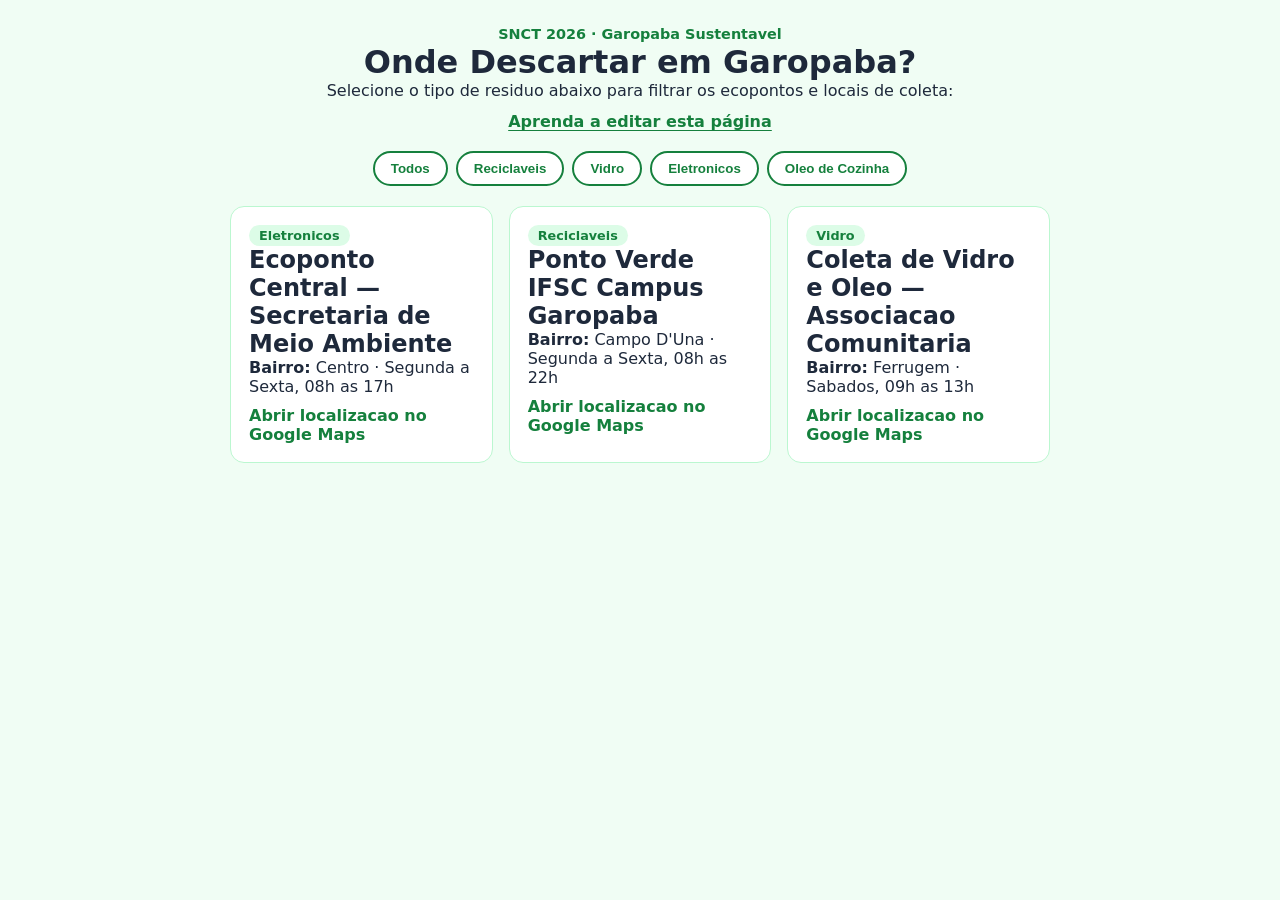
<file: -Starter-Kit-C-digo-Base-GitHub/index.html>
<!DOCTYPE html>
<html lang="pt-BR">
<head>
    <meta charset="UTF-8">
    <meta name="viewport" content="width=device-width, initial-scale=1.0">
    <title>Painel Verde Garopaba — Coleta Seletiva & Ecopontos</title>
    <link rel="stylesheet" href="css/style.css">
    </head>
<body>
    <main class="painel-container">
    <!-- BLOCO 1: Personalize o titulo e o subtitulo ambiental da sua comunidade -->
        <header class="topo-painel">
            <span class="selo-ambiental">SNCT 2026 · Garopaba Sustentavel</span>
            <h1>Onde Descartar em Garopaba?</h1>
            <p>Selecione o tipo de residuo abaixo para filtrar os ecopontos e locais de coleta:</p>
            <a class="link-tutorial" href="tutorial.html">Aprenda a editar esta página</a>
        </header>


    <!-- BLOCO 1B: Botoes de filtro por categoria de residuo -->
        <nav class="barra-filtros" aria-label="Filtro por tipo de residuo">

            <button class="btn-filtro" onclick="filtrarEcopontos('Todos')">Todos</button>

            <button class="btn-filtro" onclick="filtrarEcopontos('Reciclaveis')">Reciclaveis</button>

            <button class="btn-filtro" onclick="filtrarEcopontos('Vidro')">Vidro</button>

            <button class="btn-filtro" onclick="filtrarEcopontos('Eletronicos')">Eletronicos</button>

            <button class="btn-filtro" onclick="filtrarEcopontos('Oleo')">Oleo de Cozinha</button>

        </nav>

        <!-- BLOCO 2: Grade onde o JavaScript desenha os cartoes automaticamente -->

        <section id="gradeEcopontos" class="grade-ecopontos" aria-live="polite"></section>

    </main>

    <script src="js/app.js"></script>
</body>
</html>
</file>
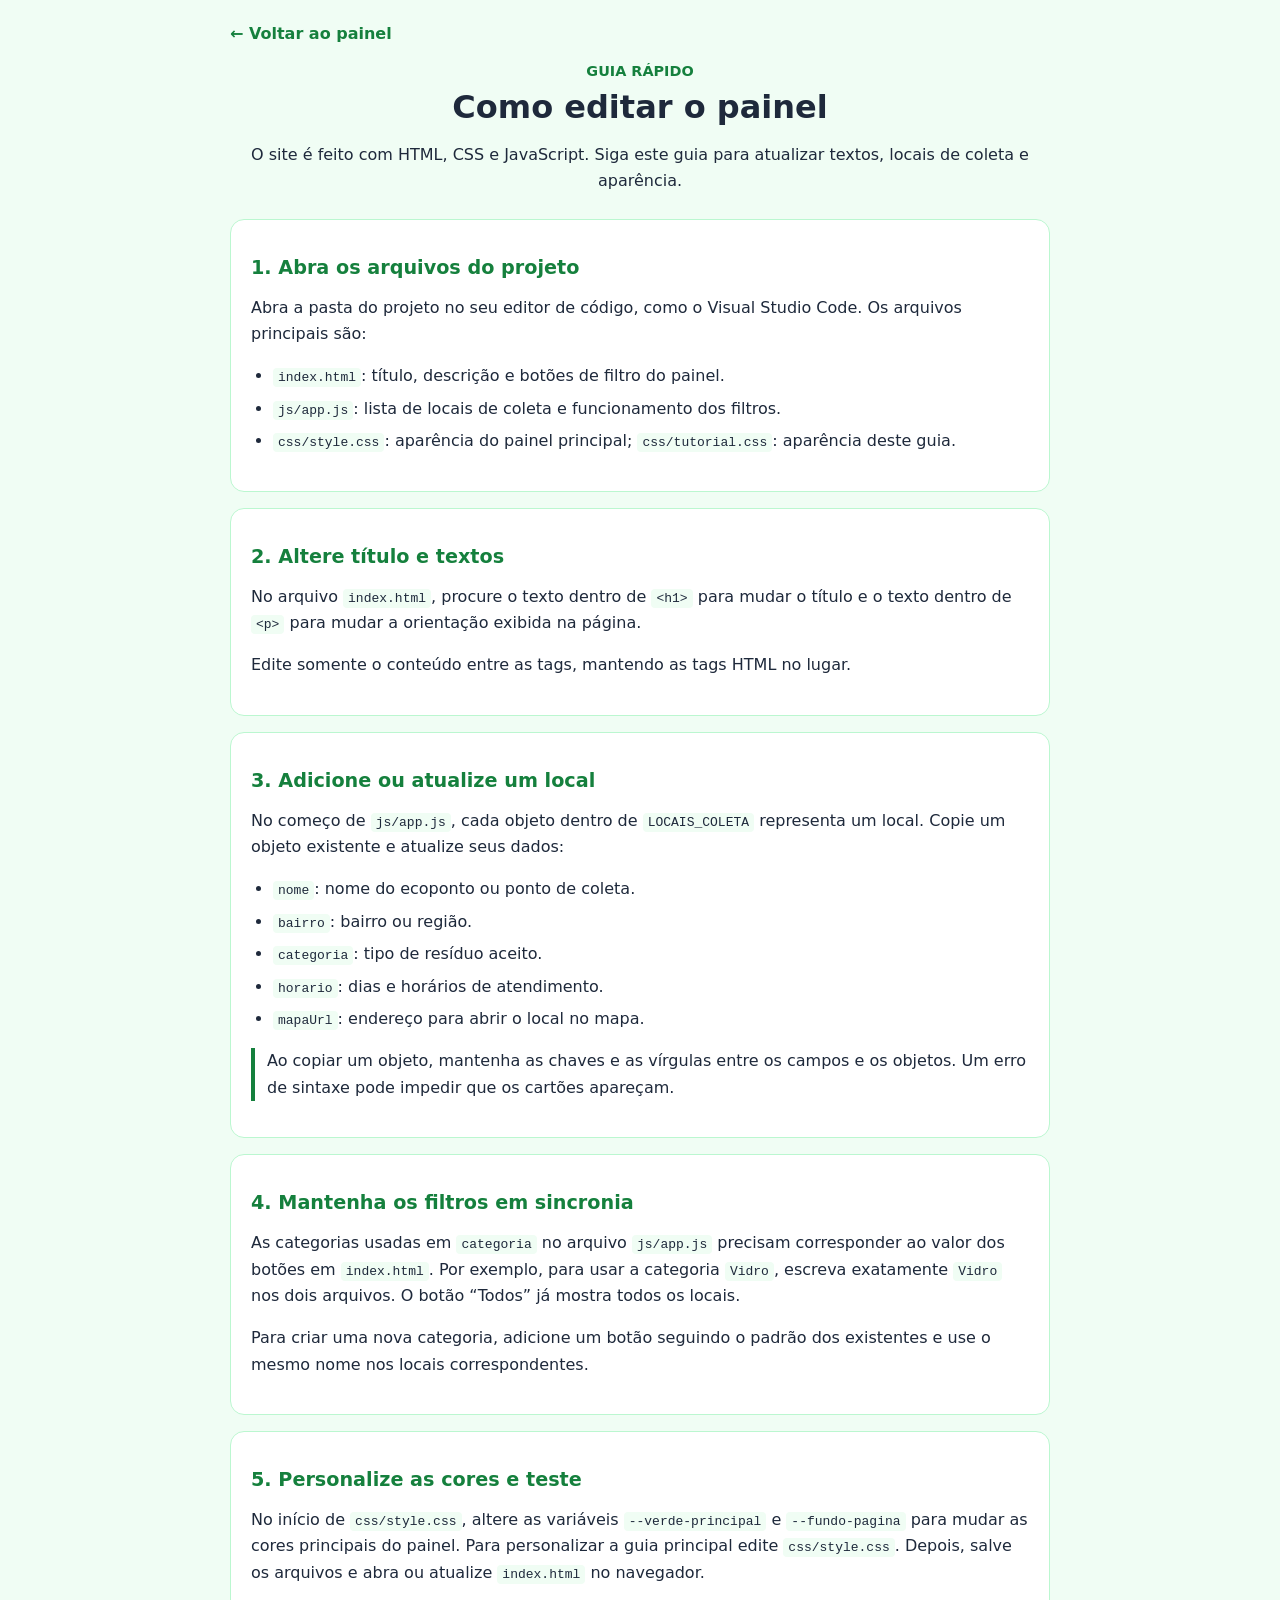
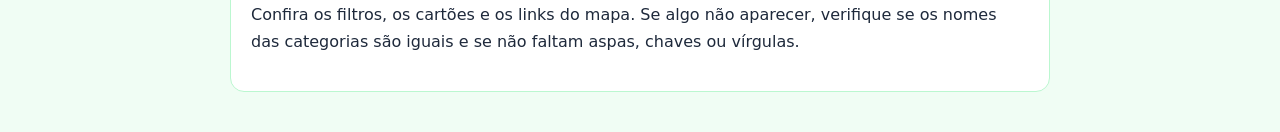
<file: -Starter-Kit-C-digo-Base-GitHub/tutorial.html>
<!DOCTYPE html>
<html lang="pt-BR">
<head>
    <meta charset="UTF-8">
    <meta name="viewport" content="width=device-width, initial-scale=1.0">
    <title>Como editar o painel — Coleta Seletiva Garopaba</title>
    <link rel="stylesheet" href="css/tutorial.css">
</head>
<body class="tutorial-pagina">
    <main class="tutorial-container">
        <a class="tutorial-voltar" href="index.html">← Voltar ao painel</a>

        <header class="tutorial-topo">
            <span class="selo-ambiental">GUIA RÁPIDO</span>
            <h1>Como editar o painel</h1>
            <p>O site é feito com HTML, CSS e JavaScript. Siga este guia para atualizar textos, locais de coleta e aparência.</p>
        </header>

        <section class="tutorial-secao">
            <h2>1. Abra os arquivos do projeto</h2>
            <p>Abra a pasta do projeto no seu editor de código, como o Visual Studio Code. Os arquivos principais são:</p>
            <ul>
                <li><code>index.html</code>: título, descrição e botões de filtro do painel.</li>
                <li><code>js/app.js</code>: lista de locais de coleta e funcionamento dos filtros.</li>
                <li><code>css/style.css</code>: aparência do painel principal; <code>css/tutorial.css</code>: aparência deste guia.</li>
            </ul>
        </section>

        <section class="tutorial-secao">
            <h2>2. Altere título e textos</h2>
            <p>No arquivo <code>index.html</code>, procure o texto dentro de <code>&lt;h1&gt;</code> para mudar o título e o texto dentro de <code>&lt;p&gt;</code> para mudar a orientação exibida na página.</p>
            <p>Edite somente o conteúdo entre as tags, mantendo as tags HTML no lugar.</p>
        </section>

        <section class="tutorial-secao">
            <h2>3. Adicione ou atualize um local</h2>
            <p>No começo de <code>js/app.js</code>, cada objeto dentro de <code>LOCAIS_COLETA</code> representa um local. Copie um objeto existente e atualize seus dados:</p>
            <ul>
                <li><code>nome</code>: nome do ecoponto ou ponto de coleta.</li>
                <li><code>bairro</code>: bairro ou região.</li>
                <li><code>categoria</code>: tipo de resíduo aceito.</li>
                <li><code>horario</code>: dias e horários de atendimento.</li>
                <li><code>mapaUrl</code>: endereço para abrir o local no mapa.</li>
            </ul>
            <p class="tutorial-aviso">Ao copiar um objeto, mantenha as chaves e as vírgulas entre os campos e os objetos. Um erro de sintaxe pode impedir que os cartões apareçam.</p>
        </section>

        <section class="tutorial-secao">
            <h2>4. Mantenha os filtros em sincronia</h2>
            <p>As categorias usadas em <code>categoria</code> no arquivo <code>js/app.js</code> precisam corresponder ao valor dos botões em <code>index.html</code>. Por exemplo, para usar a categoria <code>Vidro</code>, escreva exatamente <code>Vidro</code> nos dois arquivos. O botão “Todos” já mostra todos os locais.</p>
            <p>Para criar uma nova categoria, adicione um botão seguindo o padrão dos existentes e use o mesmo nome nos locais correspondentes.</p>
        </section>

        <section class="tutorial-secao">
            <h2>5. Personalize as cores e teste</h2>
            <p>No início de <code>css/style.css</code>, altere as variáveis <code>--verde-principal</code> e <code>--fundo-pagina</code> para mudar as cores principais do painel. Para personalizar a guia principal edite <code>css/style.css</code>. Depois, salve os arquivos e abra ou atualize <code>index.html</code> no navegador.</p>
            <p>Confira os filtros, os cartões e os links do mapa. Se algo não aparecer, verifique se os nomes das categorias são iguais e se não faltam aspas, chaves ou vírgulas.</p>
        </section>
    </main>
</body>
</html>
</file>
<file: -Starter-Kit-C-digo-Base-GitHub/css/style.css>
:root {
--verde-principal: #15803d;
--fundo-pagina: #f0fdf4;
--fundo-cartao: #ffffff;
--texto-escuro: #1e293b;
}
* { box-sizing: border-box; margin: 0; padding: 0; }
body { font-family: system-ui, sans-serif; background: var(--fundo-pagina);
color: var(--texto-escuro); padding: 24px; }
.painel-container { max-width: 820px; margin: 0 auto; text-align: center; }
.selo-ambiental { color: var(--verde-principal); font-weight: 700; font-size: 0.9rem; }
.barra-filtros { display: flex; flex-wrap: wrap; gap: 8px;
justify-content: center; margin: 20px 0; }
.btn-filtro { background: #ffffff; border: 2px solid var(--verde-principal);
color: var(--verde-principal); padding: 8px 16px;
border-radius: 999px; font-weight: 700; cursor: pointer; }
.btn-filtro:hover { background: var(--verde-principal); color: #ffffff; }
.grade-ecopontos { display: grid; gap: 16px; text-align: left;
grid-template-columns: repeat(auto-fit, minmax(240px, 1fr)); }
.cartao-ecoponto { background: var(--fundo-cartao); padding: 18px;
border-radius: 14px; border: 1px solid #bbf7d0; }
.tag-residuo { display: inline-block; background: #dcfce7; color: var(--verde-principal);
font-size: 0.8rem; font-weight: 700; padding: 3px 10px; border-radius: 99px; }
.link-mapa { display: inline-block; margin-top: 10px; color: var(--verde-principal);
font-weight: 700; text-decoration: none; }
.link-tutorial { display: inline-block; margin-top: 12px; color: var(--verde-principal);
font-weight: 700; text-underline-offset: 3px; }
</file>
<file: -Starter-Kit-C-digo-Base-GitHub/css/tutorial.css>
.tutorial-pagina {
    --verde-principal: #15803d;
    --fundo-pagina: #f0fdf4;
    --fundo-cartao: #ffffff;
    --texto-escuro: #1e293b;

    box-sizing: border-box;
    margin: 0;
    min-height: 100vh;
    padding: 24px;
    background: var(--fundo-pagina);
    color: var(--texto-escuro);
    font-family: system-ui, sans-serif;
}

.tutorial-pagina *,
.tutorial-pagina *::before,
.tutorial-pagina *::after {
    box-sizing: inherit;
}

.tutorial-container {
    max-width: 820px;
    margin: 0 auto;
}

.tutorial-topo {
    margin-bottom: 24px;
    text-align: center;
}

.tutorial-topo h1 {
    margin: 8px 0;
}

.tutorial-topo p,
.tutorial-secao p,
.tutorial-secao li {
    line-height: 1.65;
}

.tutorial-voltar {
    display: inline-block;
    margin-bottom: 18px;
    color: var(--verde-principal);
    font-weight: 700;
    text-decoration: none;
}

.tutorial-voltar:hover {
    text-decoration: underline;
    text-underline-offset: 3px;
}

.tutorial-pagina .selo-ambiental {
    color: var(--verde-principal);
    font-size: 0.9rem;
    font-weight: 700;
}

.tutorial-secao {
    margin: 16px 0;
    padding: 20px;
    border: 1px solid #bbf7d0;
    border-radius: 14px;
    background: var(--fundo-cartao);
}

.tutorial-secao h2 {
    margin-bottom: 10px;
    color: var(--verde-principal);
    font-size: 1.2rem;
}

.tutorial-secao ol,
.tutorial-secao ul {
    padding-left: 22px;
}

.tutorial-secao li + li {
    margin-top: 6px;
}

.tutorial-secao code {
    padding: 2px 5px;
    border-radius: 4px;
    background: #f0fdf4;
}

.tutorial-aviso {
    padding-left: 12px;
    border-left: 4px solid var(--verde-principal);
}

@media (max-width: 480px) {
    .tutorial-pagina {
        padding: 16px;
    }

    .tutorial-secao {
        padding: 16px;
    }
}
</file>
